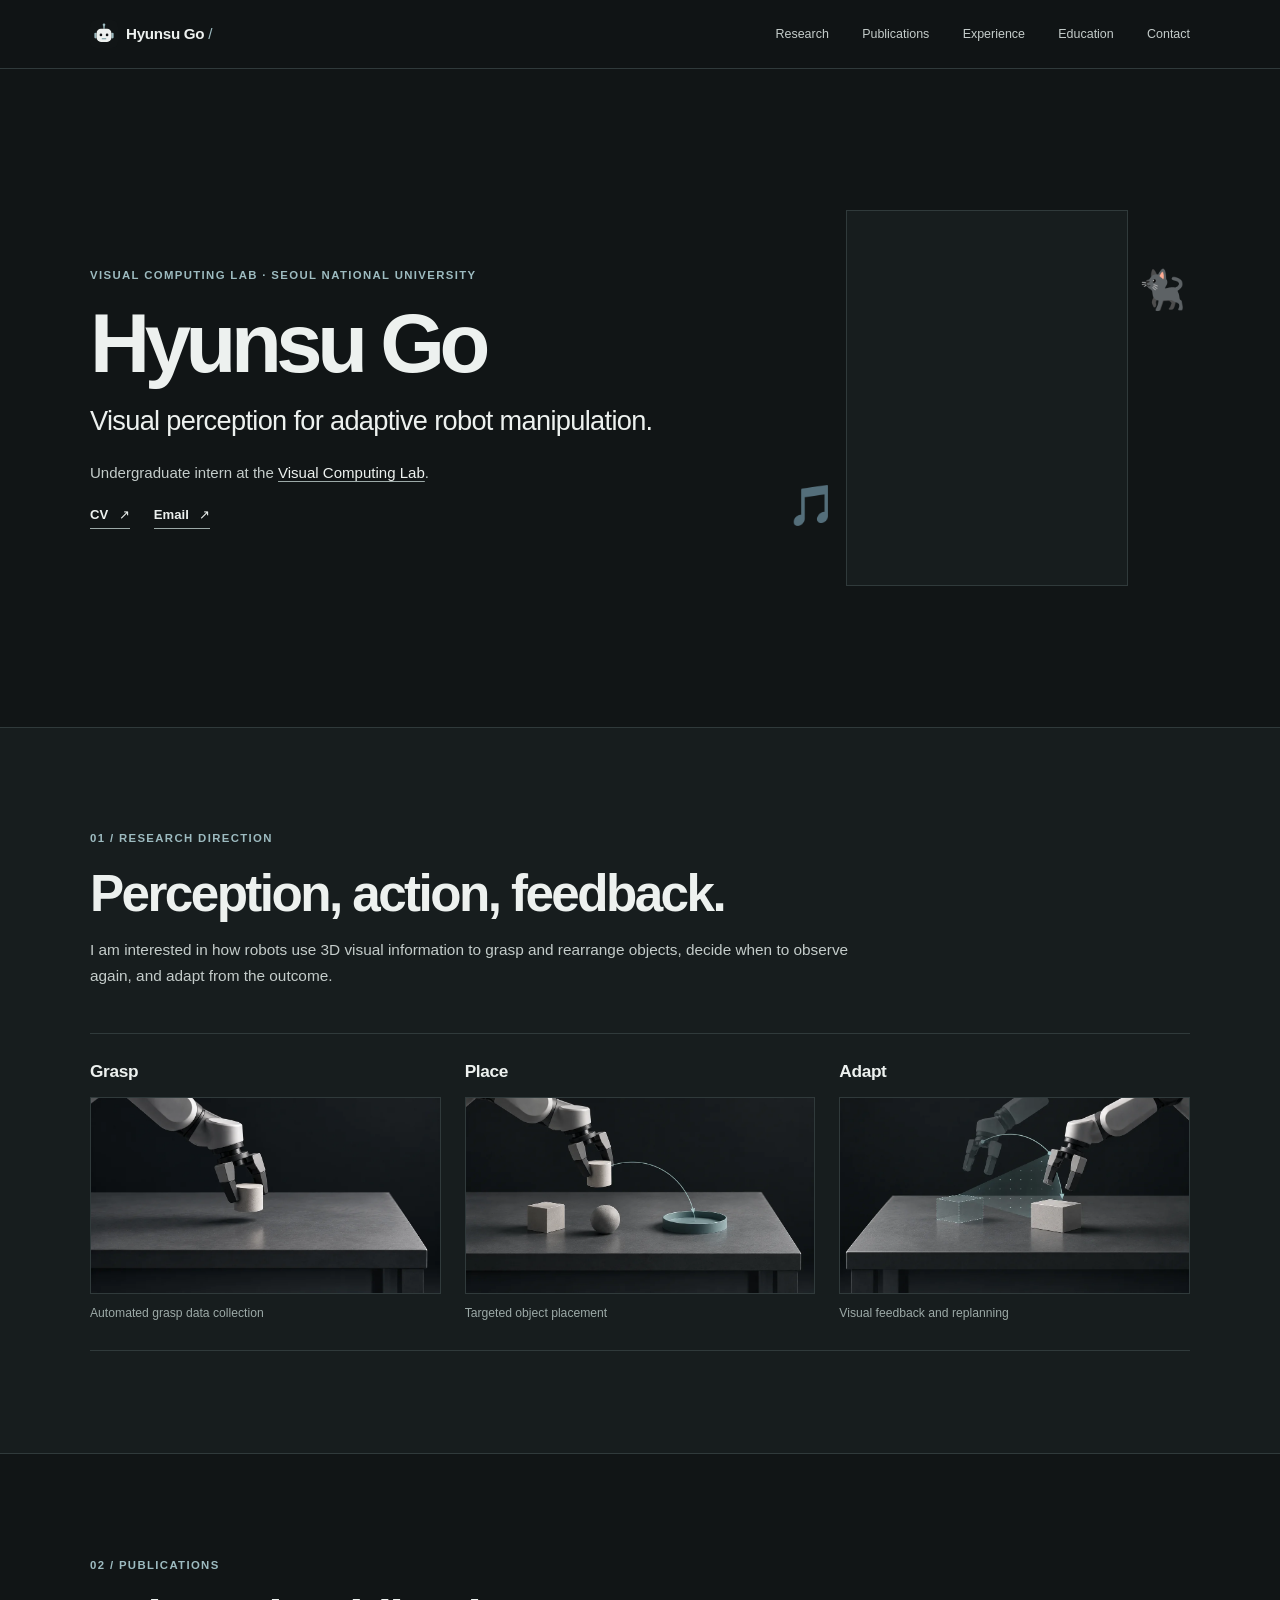
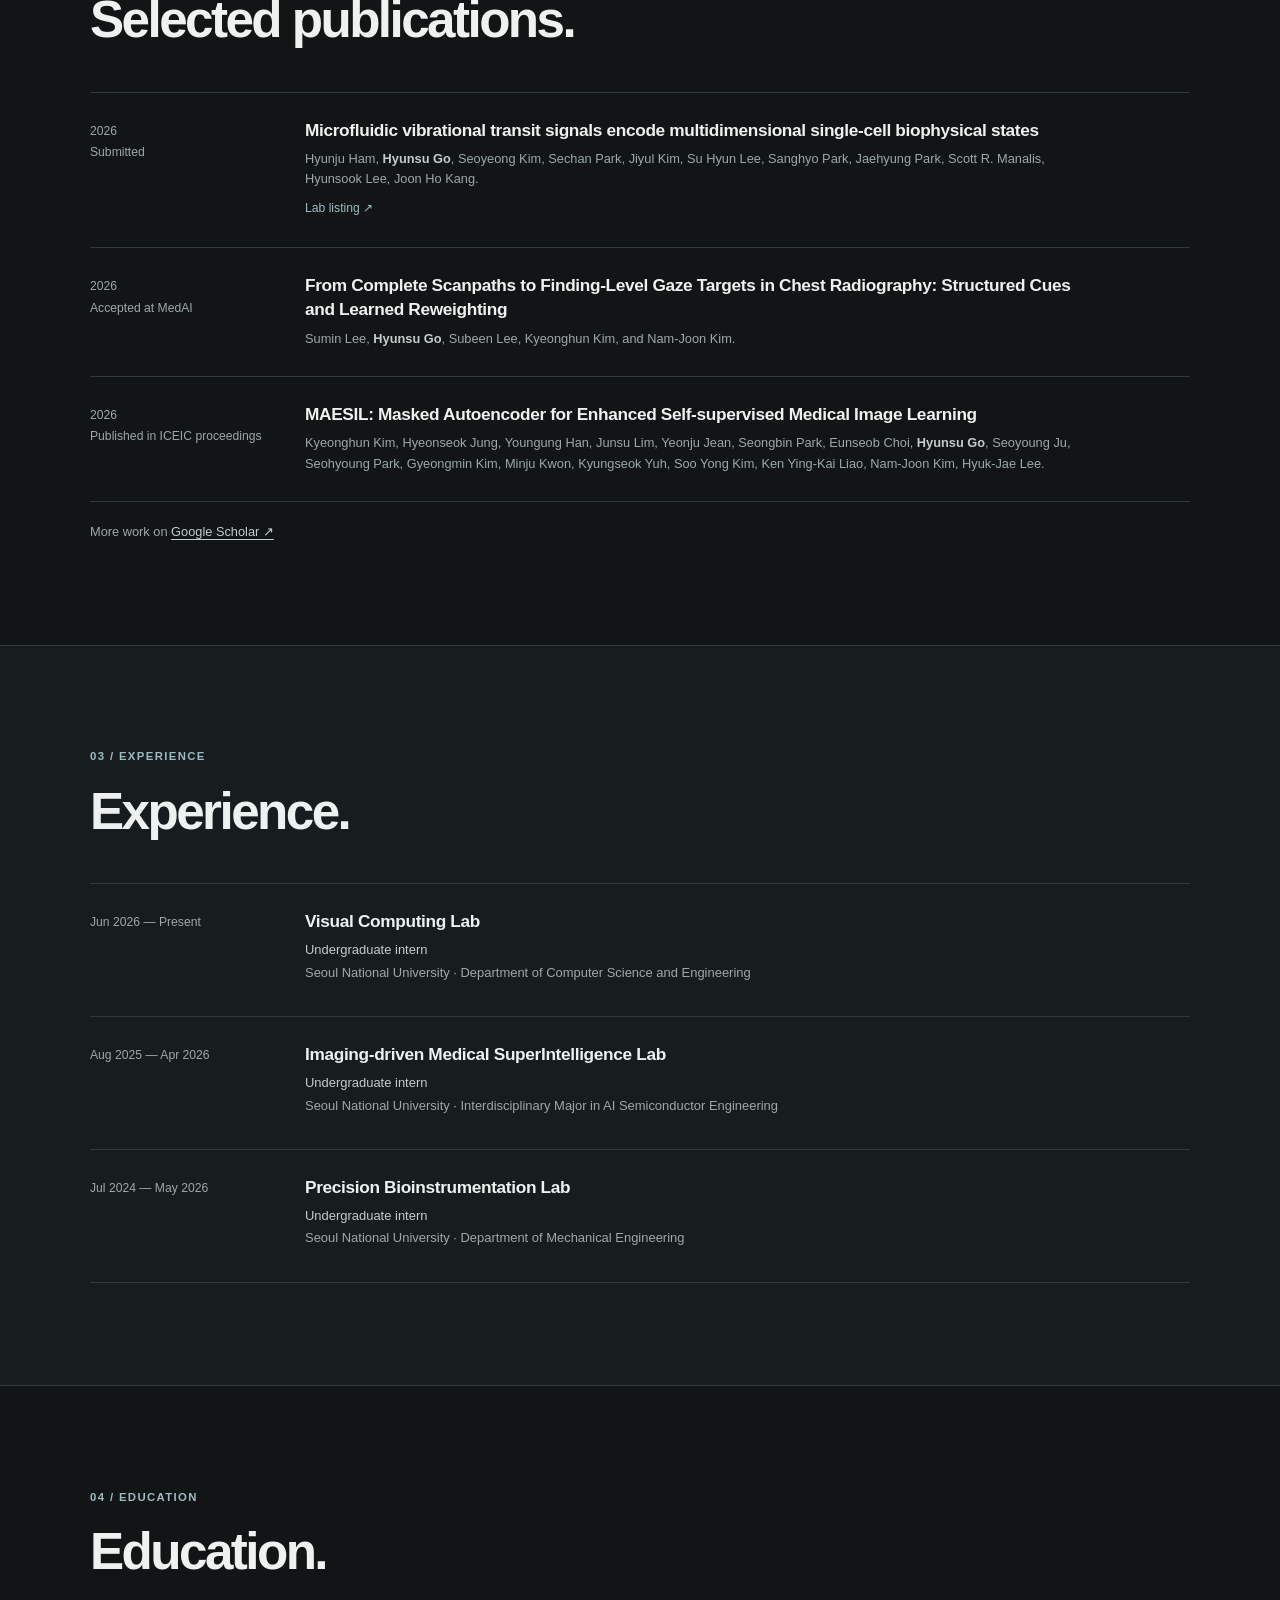
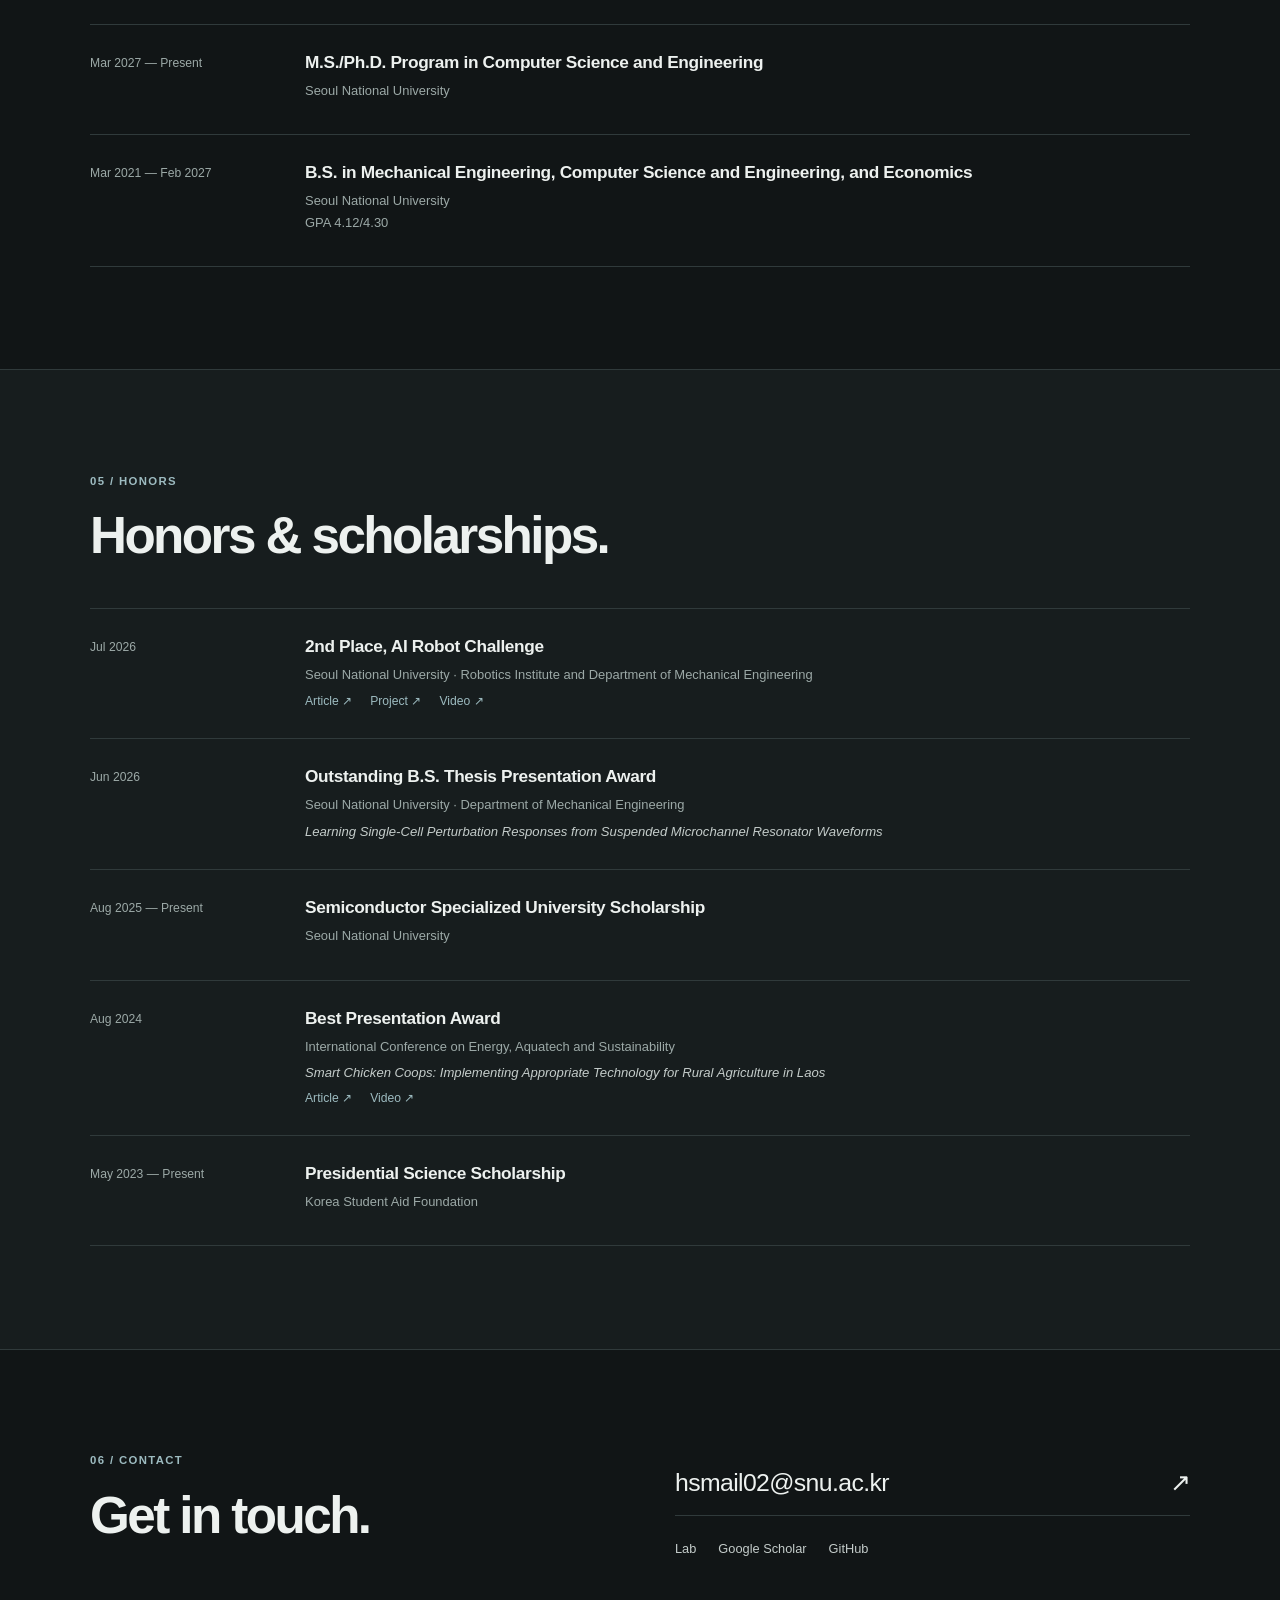
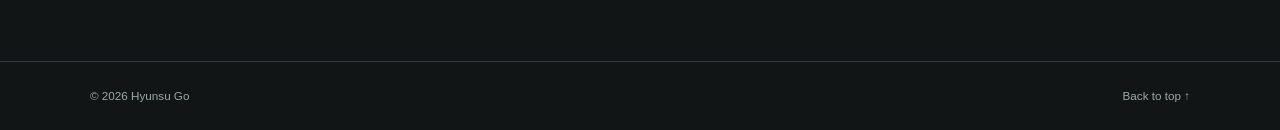
<file: index.html>
<!doctype html>
<html lang="en">
  <head>
    <meta charset="utf-8" />
    <meta name="viewport" content="width=device-width, initial-scale=1" />
    <meta name="theme-color" content="#111516" />
    <meta name="description" content="Hyunsu Go is an undergraduate intern at Seoul National University's Visual Computing Lab, interested in 3D visual understanding and adaptive robot manipulation." />
    <meta property="og:type" content="website" />
    <meta property="og:title" content="Hyunsu Go — Visual Computing & Robotics" />
    <meta property="og:description" content="Visual perception for adaptive robot manipulation." />
    <meta property="og:url" content="https://gohyunsu.github.io/" />
    <meta property="og:image" content="https://gohyunsu.github.io/assets/img/research-place.webp" />
    <title>Hyunsu Go — Visual Computing & Robotics</title>
    <link rel="icon" type="image/svg+xml" href="assets/img/favicon.svg?v=20261020-1" />
    <link rel="stylesheet" href="assets/css/site.css?v=20261021-1" />
    <script src="assets/js/site.js?v=20261020-2" defer></script>
  </head>
  <body>
    <a class="skip-link" href="#main">Skip to content</a>
    <header class="site-header">
      <div class="shell header-inner">
        <a class="wordmark" href="#top" aria-label="Hyunsu Go, back to top"><img class="wordmark-icon" src="assets/img/favicon.svg" alt="" width="28" height="28" /><span>Hyunsu Go<span class="wordmark-mark" aria-hidden="true"> /</span></span></a>
        <nav class="site-nav" aria-label="Main navigation">
          <a href="#research">Research</a>
          <a href="#publications">Publications</a>
          <a href="#experience">Experience</a>
          <a href="#education">Education</a>
          <a href="#contact">Contact</a>
        </nav>
      </div>
    </header>

    <main id="main">
      <section class="hero shell" id="top" aria-labelledby="hero-title">
        <div class="hero-copy">
          <p class="eyebrow">Visual Computing Lab · Seoul National University</p>
          <h1 id="hero-title">Hyunsu Go</h1>
          <p class="hero-lead">Visual perception for adaptive robot manipulation.</p>
          <p class="hero-description">Undergraduate intern at the <a href="https://jhugestar.github.io/lab-intro.html">Visual Computing Lab</a>.</p>
          <div class="hero-links">
            <a href="assets/cv/Hyunsu_Go_CV.pdf?v=20261020-8" aria-label="Curriculum vitae, PDF">CV <span aria-hidden="true">↗</span></a>
            <a href="mailto:hsmail02@snu.ac.kr">Email <span aria-hidden="true">↗</span></a>
          </div>
        </div>
        <div class="hero-visual">
          <div class="portrait-space" aria-hidden="true"></div>
          <nav class="hero-orbits" aria-label="Other projects and interests">
            <a class="orbit-link orbit-link--riku" href="https://gohyunsu.github.io/riku/" aria-label="RIKU research team">
              <span class="orbit-icon" aria-hidden="true">🐈‍⬛</span>
            </a>
            <a class="orbit-link orbit-link--instru" href="https://gohyunsu.github.io/instru/" aria-label="Instru music club">
              <span class="orbit-icon" aria-hidden="true">🎵</span>
            </a>
          </nav>
        </div>
      </section>

      <section class="section research-section" id="research" aria-labelledby="research-title">
        <div class="shell">
          <div class="section-intro">
            <p class="section-label">01 / Research direction</p>
            <h2 id="research-title">Perception, action, feedback.</h2>
            <p>I am interested in how robots use 3D visual information to grasp and rearrange objects, decide when to observe again, and adapt from the outcome.</p>
          </div>
          <div class="research-steps">
            <article class="research-step">
              <h3>Grasp</h3>
              <figure>
                <a class="research-video-link" href="https://arxiv.org/abs/2606.23689" aria-label="Read the AutoDex paper">
                  <img src="assets/img/research-grasp.webp" alt="" width="1120" height="630" loading="lazy" decoding="async" />
                  <video muted loop playsinline preload="none" aria-hidden="true">
                    <source src="assets/img/autodex-grasp.mp4" type="video/mp4" />
                  </video>
                </a>
                <figcaption>Automated grasp data collection</figcaption>
              </figure>
            </article>
            <article class="research-step">
              <h3>Place</h3>
              <figure>
                <img src="assets/img/research-place.webp" alt="Illustration of a robot moving a cylindrical object to a marked target area" width="1120" height="630" loading="lazy" decoding="async" />
                <figcaption>Targeted object placement</figcaption>
              </figure>
            </article>
            <article class="research-step">
              <h3>Adapt</h3>
              <figure>
                <img src="assets/img/research-adapt.webp" alt="Illustration of a robot observing an object's new position and revising its grasp path" width="1120" height="630" loading="lazy" decoding="async" />
                <figcaption>Visual feedback and replanning</figcaption>
              </figure>
            </article>
          </div>
        </div>
      </section>

      <section class="section publications-section" id="publications" aria-labelledby="publications-title">
        <div class="shell">
          <div class="section-intro">
            <p class="section-label">02 / Publications</p>
            <h2 id="publications-title">Selected publications.</h2>
          </div>
          <div class="publication-list">
            <article class="publication">
              <p class="publication-meta">2026 <span>Submitted</span></p>
              <div>
                <h3>Microfluidic vibrational transit signals encode multidimensional single-cell biophysical states</h3>
                <p class="publication-authors">Hyunju Ham, <strong>Hyunsu Go</strong>, Seoyeong Kim, Sechan Park, Jiyul Kim, Su Hyun Lee, Sanghyo Park, Jaehyung Park, Scott R. Manalis, Hyunsook Lee, Joon Ho Kang.</p>
                <a class="publication-link" href="https://kanglab.snu.ac.kr/publications">Lab listing ↗</a>
              </div>
            </article>
            <article class="publication">
              <p class="publication-meta">2026 <span>Accepted at MedAI</span></p>
              <div>
                <h3>From Complete Scanpaths to Finding-Level Gaze Targets in Chest Radiography: Structured Cues and Learned Reweighting</h3>
                <p class="publication-authors">Sumin Lee, <strong>Hyunsu Go</strong>, Subeen Lee, Kyeonghun Kim, and Nam-Joon Kim.</p>
              </div>
            </article>
            <article class="publication">
              <p class="publication-meta">2026 <span>Published in ICEIC proceedings</span></p>
              <div>
                <h3><a href="https://doi.org/10.1109/ICEIC69189.2026.11386292">MAESIL: Masked Autoencoder for Enhanced Self-supervised Medical Image Learning</a></h3>
                <p class="publication-authors">Kyeonghun Kim, Hyeonseok Jung, Youngung Han, Junsu Lim, Yeonju Jean, Seongbin Park, Eunseob Choi, <strong>Hyunsu Go</strong>, Seoyoung Ju, Seohyoung Park, Gyeongmin Kim, Minju Kwon, Kyungseok Yuh, Soo Yong Kim, Ken Ying-Kai Liao, Nam-Joon Kim, Hyuk-Jae Lee.</p>
              </div>
            </article>
          </div>
          <p class="publication-more">More work on <a href="https://scholar.google.com/citations?user=Gjaw-5oAAAAJ">Google Scholar ↗</a></p>
        </div>
      </section>

      <section class="section experience-section" id="experience" aria-labelledby="experience-title">
        <div class="shell">
          <div class="section-intro">
            <p class="section-label">03 / Experience</p>
            <h2 id="experience-title">Experience.</h2>
          </div>
          <div class="experience-list">
            <article class="experience-item">
              <p class="experience-date">Jun 2026 — Present</p>
              <div>
                <h3><a href="https://jhugestar.github.io/lab-intro.html">Visual Computing Lab</a></h3>
                <p class="experience-role">Undergraduate intern</p>
                <p class="experience-affiliation">Seoul National University · Department of Computer Science and Engineering</p>
              </div>
            </article>
            <article class="experience-item">
              <p class="experience-date">Aug 2025 — Apr 2026</p>
              <div>
                <h3><a href="https://imsilab.github.io/imsi/">Imaging-driven Medical SuperIntelligence Lab</a></h3>
                <p class="experience-role">Undergraduate intern</p>
                <p class="experience-affiliation">Seoul National University · Interdisciplinary Major in AI Semiconductor Engineering</p>
              </div>
            </article>
            <article class="experience-item">
              <p class="experience-date">Jul 2024 — May 2026</p>
              <div>
                <h3><a href="https://kanglab.snu.ac.kr/">Precision Bioinstrumentation Lab</a></h3>
                <p class="experience-role">Undergraduate intern</p>
                <p class="experience-affiliation">Seoul National University · Department of Mechanical Engineering</p>
              </div>
            </article>
          </div>
        </div>
      </section>

      <section class="section education-section" id="education" aria-labelledby="education-title">
        <div class="shell">
          <div class="section-intro">
            <p class="section-label">04 / Education</p>
            <h2 id="education-title">Education.</h2>
          </div>
          <div class="education-list">
            <article class="education-item">
              <p class="education-date">Mar 2027 — Present</p>
              <div><h3>M.S./Ph.D. Program in Computer Science and Engineering</h3><p class="education-detail">Seoul National University</p></div>
            </article>
            <article class="education-item">
              <p class="education-date">Mar 2021 — Feb 2027</p>
              <div><h3>B.S. in Mechanical Engineering, Computer Science and Engineering, and Economics</h3><p class="education-detail">Seoul National University<br />GPA 4.12/4.30</p></div>
            </article>
          </div>
        </div>
      </section>

      <section class="section honors-section" id="honors" aria-labelledby="honors-title">
        <div class="shell">
          <div class="section-intro">
            <p class="section-label">05 / Honors</p>
            <h2 id="honors-title">Honors &amp; scholarships.</h2>
          </div>
          <div class="honors-list">
            <article class="honor-item">
              <p class="honor-date">Jul 2026</p>
              <div>
                <h3>2nd Place, AI Robot Challenge</h3>
                <p class="honor-source">Seoul National University · Robotics Institute and Department of Mechanical Engineering</p>
                <p class="honor-links"><a href="https://robotics.snu.ac.kr/2026-ai%EB%A1%9C%EB%B4%87-%EC%B1%8C%EB%A6%B0%EC%A7%80-%EC%B0%BD%EA%B3%B5-1-2-3%EC%9D%84-%EC%99%84%EC%84%B1%ED%95%9C%EB%8B%A4/">Article ↗</a><a href="https://github.com/junjinyong/snu-ai-robot-challenge-2026-team7">Project ↗</a><a href="https://www.youtube.com/watch?v=bwild_6jS2U">Video ↗</a></p>
              </div>
            </article>
            <article class="honor-item">
              <p class="honor-date">Jun 2026</p>
              <div><h3>Outstanding B.S. Thesis Presentation Award</h3><p class="honor-source">Seoul National University · Department of Mechanical Engineering</p><p class="honor-work">Learning Single-Cell Perturbation Responses from Suspended Microchannel Resonator Waveforms</p></div>
            </article>
            <article class="honor-item">
              <p class="honor-date">Aug 2025 — Present</p>
              <div><h3>Semiconductor Specialized University Scholarship</h3><p class="honor-source">Seoul National University</p></div>
            </article>
            <article class="honor-item">
              <p class="honor-date">Aug 2024</p>
              <div>
                <h3>Best Presentation Award</h3>
                <p class="honor-source">International Conference on Energy, Aquatech and Sustainability</p>
                <p class="honor-work">Smart Chicken Coops: Implementing Appropriate Technology for Rural Agriculture in Laos</p>
                <p class="honor-links"><a href="https://www.snua.or.kr/magazine?md=v&amp;seqidx=11187">Article ↗</a><a href="https://www.youtube.com/watch?v=FMfR1EabOLE">Video ↗</a></p>
              </div>
            </article>
            <article class="honor-item">
              <p class="honor-date">May 2023 — Present</p>
              <div><h3>Presidential Science Scholarship</h3><p class="honor-source">Korea Student Aid Foundation</p></div>
            </article>
          </div>
        </div>
      </section>

      <section class="section contact-section" id="contact" aria-labelledby="contact-title">
        <div class="shell contact-grid">
          <div><p class="section-label">06 / Contact</p><h2 id="contact-title">Get in touch.</h2></div>
          <div class="contact-details"><a class="contact-email" href="mailto:hsmail02@snu.ac.kr">hsmail02@snu.ac.kr <span aria-hidden="true">↗</span></a><div class="contact-links"><a href="https://jhugestar.github.io/lab-intro.html">Lab</a><a href="https://scholar.google.com/citations?user=Gjaw-5oAAAAJ">Google Scholar</a><a href="https://github.com/gohyunsu">GitHub</a></div></div>
        </div>
      </section>
    </main>
    <footer class="site-footer"><div class="shell footer-inner"><span>© 2026 Hyunsu Go</span><a href="#top">Back to top ↑</a></div></footer>
  </body>
</html>
</file>
<file: assets/css/site.css>
:root {
  --page: #111516;
  --surface: #171d1e;
  --ink: #edf1ef;
  --ink-soft: #c4ccca;
  --muted: #9ca9a7;
  --line: #303a3b;
  --accent: #9dbbc0;
  --content: 1100px;
  color-scheme: dark;
  font-synthesis: none;
}

*, *::before, *::after { box-sizing: border-box; }
html { scroll-behavior: smooth; }
body {
  margin: 0;
  background: var(--page);
  color: var(--ink);
  font: 400 16px/1.65 -apple-system, BlinkMacSystemFont, "Segoe UI", Arial, sans-serif;
  -webkit-font-smoothing: antialiased;
}
img { display: block; max-width: 100%; }
a { color: inherit; }
h1, h2, h3, p, figure { margin-top: 0; }
::selection { background: var(--accent); color: var(--page); }
:focus-visible { outline: 2px solid var(--accent); outline-offset: 4px; }
section[id] { scroll-margin-top: 88px; }
.shell { width: min(calc(100% - 64px), var(--content)); margin-inline: auto; }
.skip-link { position: fixed; z-index: 50; top: -60px; left: 20px; padding: 9px 14px; background: var(--ink); color: var(--page); }
.skip-link:focus { top: 12px; }

.site-header {
  position: sticky;
  z-index: 20;
  top: 0;
  border-bottom: 1px solid var(--line);
  background: rgba(17, 21, 22, .96);
  backdrop-filter: blur(12px);
}
.header-inner { display: flex; align-items: center; justify-content: space-between; gap: 30px; min-height: 68px; }
.wordmark { display: inline-flex; align-items: center; gap: 8px; flex: none; font-size: .95rem; font-weight: 650; letter-spacing: -.02em; text-decoration: none; }
.wordmark-icon { width: 28px; height: 28px; flex: none; }
.wordmark-mark { color: var(--accent); font-weight: 400; }
.site-nav { display: flex; align-items: center; gap: clamp(18px, 2.6vw, 34px); }
.site-nav a { color: var(--ink-soft); font-size: .78rem; text-decoration: none; transition: color .2s ease; }
.site-nav a:hover, .site-nav a:focus-visible { color: var(--ink); }

.hero { display: grid; grid-template-columns: minmax(0, 1.55fr) minmax(300px, 1fr); align-items: center; gap: clamp(35px, 5vw, 70px); padding-block: clamp(88px, 10vw, 124px); }
.hero-copy { max-width: 660px; }
.hero-visual { position: relative; display: grid; place-items: center; min-height: 410px; }
.portrait-space { width: min(calc(100% - 66px), 282px); aspect-ratio: 3 / 4; border: 1px solid var(--line); background: var(--surface); }
.hero-orbits { position: absolute; inset: 0; pointer-events: none; }
.orbit-link { position: absolute; display: grid; place-items: center; width: 56px; height: 56px; text-decoration: none; pointer-events: auto; animation: orbit-float 7s ease-in-out infinite; transition: filter .2s ease; }
.orbit-link:hover, .orbit-link:focus-visible { filter: brightness(1.2); animation-play-state: paused; }
.orbit-link--riku { top: 17%; right: 0; }
.orbit-link--instru { bottom: 17%; left: 0; animation-delay: -3.5s; }
.orbit-icon { display: inline-grid; place-items: center; font-size: 2.4rem; line-height: 1; }
.orbit-link--instru .orbit-icon { font-size: 2.5rem; }
@keyframes orbit-float { 0%, 100% { transform: translateY(0); } 50% { transform: translateY(-7px); } }
.eyebrow, .section-label { color: var(--accent); font-size: .71rem; font-weight: 650; letter-spacing: .12em; line-height: 1.55; text-transform: uppercase; }
.eyebrow { margin-bottom: 18px; }
.hero h1 { margin: 0 0 15px; font-size: clamp(3.75rem, 6.5vw, 5.55rem); font-weight: 650; letter-spacing: -.065em; line-height: 1.02; }
.hero-lead { max-width: 580px; margin-bottom: 20px; font-size: clamp(1.32rem, 2.2vw, 1.7rem); font-weight: 400; letter-spacing: -.025em; line-height: 1.38; }
.hero-description { max-width: 620px; margin-bottom: 18px; color: var(--ink-soft); font-size: .94rem; line-height: 1.72; }
.hero-description a { color: var(--ink); text-decoration-color: var(--muted); text-underline-offset: 3px; }
.hero-description a:hover { text-decoration-color: var(--accent); }
.hero-links { display: flex; flex-wrap: wrap; gap: 24px; }
.hero-links a { border-bottom: 1px solid var(--muted); padding-bottom: 3px; font-size: .82rem; font-weight: 600; text-decoration: none; }
.hero-links a:hover { border-color: var(--accent); color: var(--accent); }
.hero-links span { padding-left: 7px; font-weight: 400; }

.section { padding-block: clamp(76px, 8vw, 108px); border-top: 1px solid var(--line); }
.section-intro { max-width: 780px; margin-bottom: 43px; }
.section-label { margin-bottom: 17px; }
.section-intro h2, .contact-grid h2 { margin-bottom: 15px; font-size: clamp(2.25rem, 4vw, 3.35rem); font-weight: 620; letter-spacing: -.05em; line-height: 1.12; }
.section-intro > p:last-child { max-width: 680px; margin-bottom: 0; color: var(--ink-soft); font-size: .96rem; line-height: 1.7; }
.research-section, .experience-section, .honors-section { background: var(--surface); }
.research-section .section-intro > p:last-child { max-width: 760px; }
.research-steps { display: grid; grid-template-columns: repeat(3, minmax(0, 1fr)); gap: 24px; border-block: 1px solid var(--line); padding-block: 25px 27px; }
.research-step h3 { margin: 0 0 14px; font-size: 1.08rem; font-weight: 620; letter-spacing: -.02em; line-height: 1.4; }
.research-step figure { margin: 0; }
.research-step figure > img, .research-video-link { width: 100%; aspect-ratio: 16 / 9; border: 1px solid var(--line); }
.research-step figure > img { height: auto; object-fit: cover; }
.research-video-link { position: relative; display: block; overflow: hidden; transition: border-color .2s ease; }
.research-video-link:hover, .research-video-link:focus-visible { border-color: var(--accent); }
.research-video-link img, .research-video-link video { position: absolute; inset: 0; display: block; width: 100%; height: 100%; object-fit: cover; pointer-events: none; }
.research-video-link video { opacity: 0; }
.research-video-link.is-playing video { opacity: 1; }
.research-step figcaption { margin-top: 9px; color: var(--muted); font-size: .76rem; }

.experience-list, .education-list, .publication-list, .honors-list { border-top: 1px solid var(--line); }
.experience-item, .education-item, .publication, .honor-item { display: grid; grid-template-columns: 180px minmax(0, 1fr); gap: 35px; border-bottom: 1px solid var(--line); padding: 25px 0 27px; }
.experience-date, .education-date, .publication-meta, .honor-date { margin: 4px 0 0; color: var(--muted); font-size: .76rem; line-height: 1.5; }
.experience-item h3, .education-item h3, .publication h3, .honor-item h3 { margin: 0 0 6px; font-size: 1.08rem; font-weight: 620; letter-spacing: -.02em; line-height: 1.4; }
.experience-item h3 a, .publication h3 a { text-decoration: none; }
.experience-item h3 a:hover, .publication h3 a:hover { color: var(--accent); }
.experience-role, .experience-affiliation, .education-detail, .honor-source { margin-bottom: 6px; color: var(--muted); font-size: .81rem; }
.experience-role { margin-bottom: 1px; color: var(--ink-soft); }
.honor-work { margin: 2px 0 0; color: var(--ink-soft); font-size: .82rem; line-height: 1.55; font-style: italic; }
.honor-links { display: flex; flex-wrap: wrap; gap: 8px 18px; margin: 4px 0 0; }
.honor-links a { color: var(--accent); font-size: .76rem; text-decoration: none; }
.honor-links a:hover { text-decoration: underline; text-underline-offset: 3px; }

.publication-meta span { display: block; margin-top: 3px; }
.publication h3 { max-width: 790px; }
.publication-authors { max-width: 790px; margin: 7px 0 0; color: var(--muted); font-size: .8rem; line-height: 1.6; }
.publication-authors strong { color: var(--ink-soft); font-weight: 650; }
.publication-link { display: inline-block; margin-top: 8px; color: var(--accent); font-size: .76rem; text-decoration: none; }
.publication-link:hover { text-decoration: underline; text-underline-offset: 3px; }
.publication-more { margin: 19px 0 0; color: var(--muted); font-size: .8rem; }
.publication-more a { color: var(--ink-soft); text-underline-offset: 3px; }

.contact-grid { display: grid; grid-template-columns: 1fr 1fr; align-items: end; gap: 70px; }
.contact-grid .section-label { margin-bottom: 17px; }
.contact-grid h2 { margin-bottom: 15px; }
.contact-email { display: flex; justify-content: space-between; gap: 15px; border-bottom: 1px solid var(--line); padding-bottom: 11px; font-size: clamp(1.15rem, 2vw, 1.55rem); font-weight: 500; letter-spacing: -.025em; text-decoration: none; overflow-wrap: anywhere; }
.contact-email:hover { border-color: var(--accent); color: var(--accent); }
.contact-email span { flex: none; font-weight: 400; }
.contact-links { display: flex; flex-wrap: wrap; gap: 12px 22px; margin-top: 22px; }
.contact-links a { color: var(--ink-soft); font-size: .8rem; text-decoration: none; }
.contact-links a:hover { color: var(--ink); text-decoration: underline; text-underline-offset: 3px; }
.site-footer { border-top: 1px solid var(--line); color: var(--muted); }
.footer-inner { display: flex; justify-content: space-between; gap: 20px; padding-block: 24px; font-size: .73rem; }
.footer-inner a { text-decoration: none; }
.footer-inner a:hover { color: var(--ink); }

@media (max-width: 850px) {
  .hero { grid-template-columns: minmax(0, 1fr) minmax(255px, .8fr); gap: 24px; }
  .hero-visual { min-height: 360px; }
  .portrait-space { width: min(calc(100% - 56px), 235px); }
  .hero h1 { font-size: clamp(3.5rem, 7vw, 4.6rem); }
  .contact-grid { gap: 38px; }
}
@media (max-width: 700px) {
  .shell { width: min(calc(100% - 38px), var(--content)); }
  .header-inner { display: block; min-height: 0; padding-block: 14px 13px; }
  .wordmark { display: flex; width: fit-content; margin-bottom: 11px; }
  .site-nav { justify-content: flex-start; flex-wrap: wrap; gap: 5px 18px; }
  .site-nav a { font-size: .73rem; }
  .hero { grid-template-columns: 1fr; gap: 30px; padding-block: 60px 74px; }
  .hero-visual { width: min(100%, 335px); min-height: 330px; margin-inline: auto; }
  .portrait-space { width: min(calc(100% - 66px), 215px); }
  .hero h1 { font-size: clamp(3.2rem, 10vw, 4.5rem); }
  .hero-lead { font-size: 1.42rem; }
  .section { padding-block: 68px; }
  .section-intro { margin-bottom: 32px; }
  .research-steps { display: block; border-bottom: 0; padding-block: 0; }
  .research-step { border-bottom: 1px solid var(--line); padding-block: 21px 23px; }
  .research-step h3 { margin-bottom: 12px; }
  .experience-item, .education-item, .publication, .honor-item { grid-template-columns: 1fr; gap: 8px; padding-block: 21px 23px; }
  .experience-date, .education-date, .publication-meta, .honor-date { margin: 0; }
  .publication-meta span { display: inline; margin: 0 0 0 6px; }
  .contact-grid { grid-template-columns: 1fr; gap: 30px; }
}
@media (max-width: 390px) {
  .site-nav { gap: 4px; }
  .site-nav a { font-size: .71rem; }
  .hero h1 { font-size: 3.1rem; }
  .contact-email { font-size: 1.12rem; }
}
@media (prefers-reduced-motion: reduce) {
  html { scroll-behavior: auto; }
  .site-nav a, .research-video-link, .orbit-link { transition: none; }
  .orbit-link { animation: none; }
}
</file>
